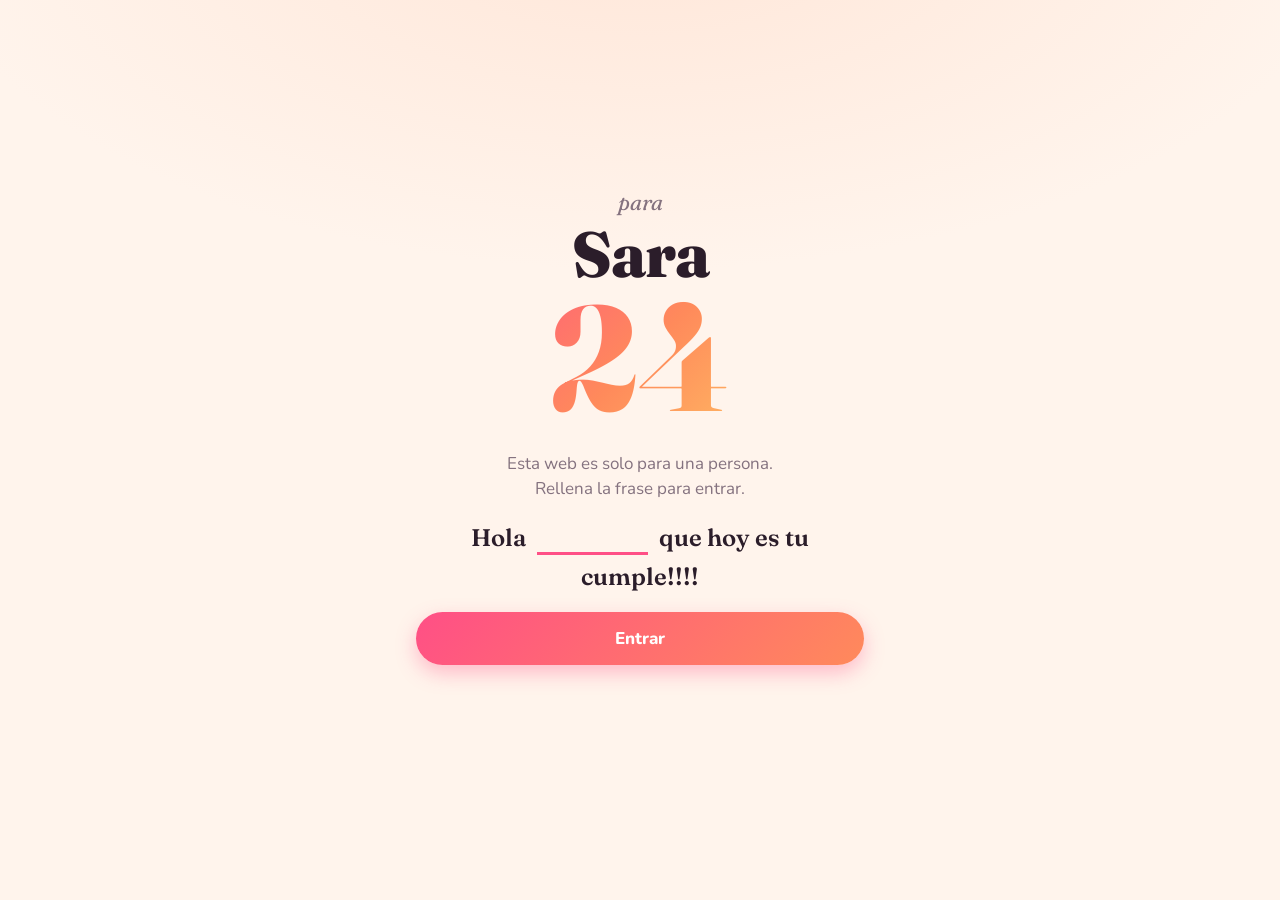
<file: index.html>
<!doctype html>
<html lang="es">
<head>
  <meta charset="utf-8">
  <meta name="viewport" content="width=device-width, initial-scale=1, viewport-fit=cover">
  <title>Sara · 24</title>
  <meta name="robots" content="noindex, nofollow">
  <meta name="theme-color" content="#fff4ec">
  <link rel="icon" type="image/png" href="icono-192.png">
  <link rel="apple-touch-icon" href="icono-180.png">
  <link rel="manifest" href="manifest.json">
  <meta name="apple-mobile-web-app-title" content="Sara 24">
  <meta name="apple-mobile-web-app-capable" content="yes">
  <meta name="mobile-web-app-capable" content="yes">
  <meta name="apple-mobile-web-app-status-bar-style" content="default">
  <link rel="preconnect" href="https://fonts.googleapis.com">
  <link rel="preconnect" href="https://fonts.gstatic.com" crossorigin>
  <link href="https://fonts.googleapis.com/css2?family=Fraunces:ital,opsz,wght@0,9..144,600;0,9..144,800;1,9..144,600&family=Nunito:wght@500;700;800&display=swap" rel="stylesheet">
  <link rel="stylesheet" href="estilos.css?v=3">
</head>
<body>
  <main id="app"></main>
  <canvas id="fx" aria-hidden="true"></canvas>
  <script src="datos.js?v=4"></script>
  <script src="app.js?v=3"></script>
</body>
</html>
</file>
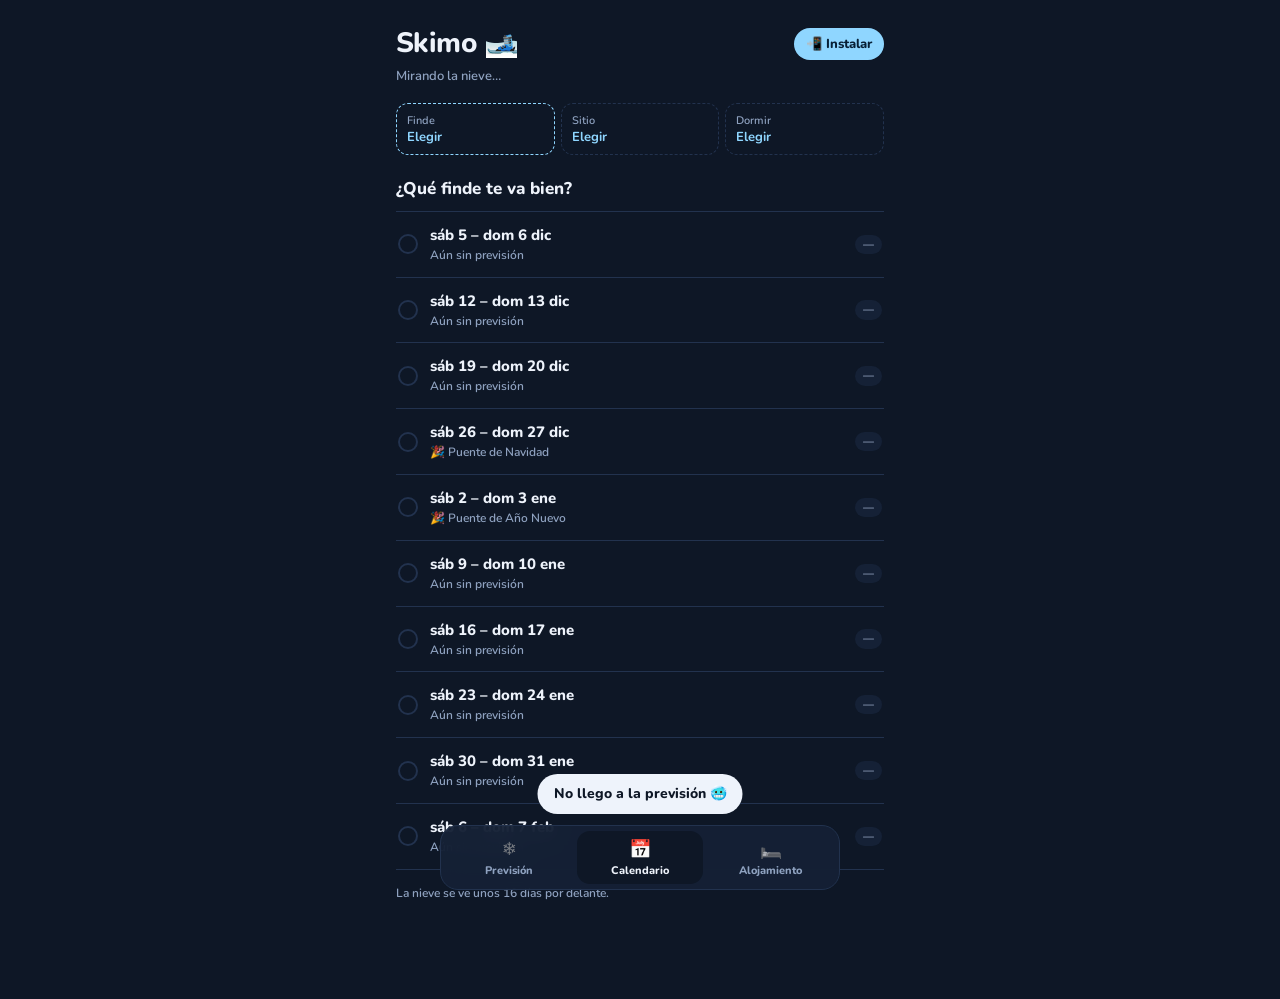
<file: nieve/index.html>
<!doctype html>
<html lang="es">
<head>
  <meta charset="utf-8">
  <meta name="viewport" content="width=device-width, initial-scale=1, viewport-fit=cover">
  <title>Skimo · Cosi</title>
  <meta name="robots" content="noindex, nofollow">
  <meta name="theme-color" content="#0b1a2e">
  <link rel="icon" type="image/png" href="icono-192.png">
  <link rel="apple-touch-icon" href="icono-180.png">
  <link rel="manifest" href="manifest.json">
  <meta name="apple-mobile-web-app-title" content="Skimo">
  <meta name="apple-mobile-web-app-capable" content="yes">
  <meta name="mobile-web-app-capable" content="yes">
  <meta name="apple-mobile-web-app-status-bar-style" content="black-translucent">
  <link rel="preconnect" href="https://api.open-meteo.com" crossorigin>
  <link rel="preconnect" href="https://fonts.googleapis.com">
  <link rel="preconnect" href="https://fonts.gstatic.com" crossorigin>
  <link href="https://fonts.googleapis.com/css2?family=Nunito:wght@500;700;800&display=swap" rel="stylesheet">
  <link rel="stylesheet" href="estilos.css?v=7">
</head>
<body>
  <main id="app"><div class="esqueleto"><i></i><i></i><i></i></div></main>
  <script type="module" src="app.js?v=7"></script>
</body>
</html>
</file>
<file: estilos.css>
:root {
  --bg: #fff4ec;
  --bg2: #ffe6d8;
  --ink: #2b1d2a;
  --muted: #84727f;
  --card: #ffffff;
  --rosa: #ff4f86;
  --coral: #ff8a5b;
  --amarillo: #ffd166;
  --lila: #7b5cff;
  --verde: #22b36b;
  --rojo: #e5484d;
  --borde: #f1dcd0;
  --sombra: 0 10px 30px rgba(120, 50, 60, .12);
  --radio: 18px;
  --display: "Fraunces", Georgia, serif;
  --texto: "Nunito", system-ui, -apple-system, "Segoe UI", sans-serif;
}

* { box-sizing: border-box; -webkit-tap-highlight-color: transparent; }
html, body { margin: 0; }
body {
  min-height: 100dvh;
  background: radial-gradient(1200px 600px at 50% -10%, var(--bg2), var(--bg) 60%) fixed, var(--bg);
  color: var(--ink);
  font-family: var(--texto);
  font-size: 17px;
  line-height: 1.45;
  overflow-x: hidden;
  transition: background .8s;
}
body.noche {
  background: linear-gradient(180deg, #0c1638 0%, #1b2d5e 55%, #3a4f86 100%) fixed, #0c1638;
  color: #eef3ff;
}

#app {
  max-width: 480px;
  margin: 0 auto;
  padding: max(16px, env(safe-area-inset-top)) 16px calc(32px + env(safe-area-inset-bottom));
}
#fx { position: fixed; inset: 0; width: 100%; height: 100%; pointer-events: none; z-index: 50; }

.pantalla { animation: entra .45s ease both; }
.centro { min-height: calc(100dvh - 48px); display: flex; flex-direction: column; justify-content: center; text-align: center; gap: 18px; }
@keyframes entra { from { opacity: 0; transform: translateY(14px); } to { opacity: 1; transform: none; } }

h1, h2 { font-family: var(--display); margin: 0; line-height: 1.1; }
h2 { font-size: 28px; }
p { margin: 0; }
.sub { color: var(--muted); }
.noche .sub { color: #b9c6ea; }
.peq { font-size: 14px; color: var(--muted); }

/* ---------- botones / inputs ---------- */
.btn {
  appearance: none; border: 0; cursor: pointer;
  font: 800 17px var(--texto);
  color: #fff;
  background: linear-gradient(135deg, var(--rosa), var(--coral));
  padding: 15px 22px; border-radius: 999px;
  box-shadow: 0 8px 20px rgba(255, 79, 134, .35);
  transition: transform .12s, opacity .2s;
  min-height: 52px;
}
.btn:active { transform: scale(.97); }
.btn:disabled { opacity: .45; }
.btn.sec { background: var(--card); color: var(--ink); box-shadow: inset 0 0 0 2px var(--borde); }
.btn.ancho { width: 100%; }
.fila { display: flex; gap: 10px; }
.fila > * { flex: 1; }

input[type=text] {
  width: 100%; font: 700 20px var(--texto); text-align: center;
  padding: 14px 16px; border-radius: 14px; border: 2px solid var(--borde);
  background: var(--card); color: var(--ink); outline: none;
}
input[type=text]:focus { border-color: var(--rosa); }

.msg { min-height: 24px; font-weight: 700; color: var(--rosa); }
.sacude { animation: sacude .45s; }
@keyframes sacude { 20%, 60% { transform: translateX(-8px); } 40%, 80% { transform: translateX(8px); } }

/* ---------- portada ---------- */
.portada { position: relative; padding: 10px 0; }
.pre { font-family: var(--display); font-style: italic; font-size: 22px; color: var(--muted); }
.nombre { font-size: 64px; font-weight: 800; letter-spacing: -1px; }
.num24 {
  font-family: var(--display); font-weight: 800; font-size: 150px; line-height: .9;
  background: linear-gradient(135deg, var(--rosa), var(--coral) 50%, var(--amarillo));
  -webkit-background-clip: text; background-clip: text; color: transparent;
  animation: late 2.4s ease-in-out infinite;
}
@keyframes late { 50% { transform: scale(1.05) rotate(-2deg); } }
.form-pass { display: flex; flex-direction: column; gap: 16px; }
.acertijo { font: 600 24px/1.6 var(--display); }
.acertijo input.hueco-txt {
  display: inline-block; width: 4.6em; padding: 0 4px; margin: 0 6px; vertical-align: baseline;
  font: 800 24px var(--display); color: var(--rosa); text-align: center;
  background: transparent; border: 0; border-bottom: 3px solid var(--rosa); border-radius: 0;
}
.acertijo input.hueco-txt:focus { background: rgba(255, 79, 134, .08); }

.intro-txt { display: flex; flex-direction: column; gap: 12px; font-size: 19px; }
.intro-txt p:first-child { font-family: var(--display); font-size: 32px; font-weight: 800; }

/* ---------- cabecera de pruebas ---------- */
.cab { margin-bottom: 16px; }
.cab-top { display: flex; align-items: center; justify-content: space-between; gap: 10px; margin-bottom: 12px; }
.chip { font-size: 13px; font-weight: 800; padding: 6px 12px; border-radius: 999px; background: var(--ink); color: #fff; white-space: nowrap; }
.cab-titulo { font-family: var(--display); font-weight: 800; font-size: 22px; text-align: right; }
.slots { display: flex; gap: 8px; justify-content: center; }
.slot {
  width: 42px; height: 48px; border-radius: 12px; display: grid; place-items: center;
  font: 800 24px var(--display); border: 2px dashed #e2c7b8; color: var(--ink);
}
.slot.llena { border: 0; background: var(--amarillo); box-shadow: 0 4px 0 #e0a92d; }
.instr { margin-bottom: 14px; color: var(--muted); font-size: 15px; }

.tarjeta { background: var(--card); border-radius: var(--radio); box-shadow: var(--sombra); padding: 16px; }

/* ---------- sopa ---------- */
.sopa {
  display: grid; gap: 3px; touch-action: none; user-select: none; -webkit-user-select: none;
  background: var(--card); padding: 8px; border-radius: var(--radio); box-shadow: var(--sombra);
}
.celda {
  aspect-ratio: 1; display: grid; place-items: center; border-radius: 7px;
  font: 800 clamp(13px, 4.2vw, 19px) var(--texto); color: var(--ink);
  transition: background .15s, color .15s;
}
.celda.temp { background: var(--lila); color: #fff; }
.celda.hallada { background: var(--amarillo); }
.celda.hallada.temp { background: var(--lila); }
.palabras { display: flex; flex-wrap: wrap; gap: 8px; margin-top: 14px; justify-content: center; }
.palabras span { padding: 6px 12px; border-radius: 999px; background: var(--card); font-weight: 800; font-size: 14px; box-shadow: inset 0 0 0 2px var(--borde); }
.palabras span.ok { text-decoration: line-through; background: var(--amarillo); box-shadow: none; color: #7a5600; }

/* ---------- viajes ---------- */
.lista { display: flex; flex-direction: column; gap: 10px; }
.viaje {
  display: flex; align-items: center; gap: 12px; padding: 10px;
  background: var(--card); border-radius: 16px; box-shadow: var(--sombra);
  transition: transform .25s, box-shadow .25s;
}
.viaje .pos { font: 800 18px var(--display); width: 22px; text-align: center; color: var(--muted); }
.viaje .media { width: 62px; height: 62px; flex: none; }
.viaje .info { flex: 1; min-width: 0; }
.viaje .info b { display: block; }
.viaje .fecha { font-size: 13px; color: var(--verde); font-weight: 800; }
.viaje .flechas { display: flex; flex-direction: column; gap: 6px; }
.viaje .flechas button {
  width: 40px; height: 34px; border: 0; border-radius: 10px; background: var(--bg2);
  font-size: 16px; cursor: pointer; color: var(--ink);
}
.viaje .flechas button:disabled { opacity: .3; }
.viaje { touch-action: none; user-select: none; -webkit-user-select: none; cursor: grab; position: relative; }
.viaje .media { width: 54px; height: 54px; }
.viaje .asa { font-size: 24px; color: var(--muted); padding: 0 6px; line-height: 1; }
.viaje.arrastrando { transition: none; z-index: 5; cursor: grabbing; box-shadow: 0 18px 40px rgba(120, 50, 60, .3), 0 0 0 3px var(--lila); }
.viaje.bien { box-shadow: 0 0 0 3px var(--verde), var(--sombra); cursor: default; }
.viaje.salta { animation: salta .3s; }
@keyframes salta { 50% { transform: scale(1.03); } }

.media { border-radius: 12px; overflow: hidden; background: linear-gradient(135deg, #ffe0ec, #ffe9c7); display: grid; place-items: center; }
.media img { width: 100%; height: 100%; object-fit: cover; display: block; }
.media .emoji { font-size: 32px; }

/* ---------- test ---------- */
.pregunta { font-family: var(--display); font-size: 24px; font-weight: 800; margin: 6px 0 16px; }
.opciones { display: flex; flex-direction: column; gap: 10px; }
.opcion {
  text-align: left; padding: 15px 16px; border-radius: 14px; border: 0; cursor: pointer;
  font: 700 17px var(--texto); background: var(--card); color: var(--ink); box-shadow: inset 0 0 0 2px var(--borde);
}
.opcion.mal { background: #ffe3e4; box-shadow: inset 0 0 0 2px var(--rojo); color: #9b1c20; }
.opcion.bien { background: #dcf7e8; box-shadow: inset 0 0 0 2px var(--verde); color: #0d6b3c; }
.feedback { min-height: 26px; margin: 14px 0; font-weight: 800; text-align: center; }
.contador { font-size: 13px; font-weight: 800; color: var(--muted); }

/* ---------- memory ---------- */
.memory { display: grid; grid-template-columns: repeat(3, 1fr); gap: 10px; }
.carta { aspect-ratio: 3/4; perspective: 800px; cursor: pointer; border: 0; padding: 0; background: none; }
.carta .in { position: relative; width: 100%; height: 100%; transition: transform .45s; transform-style: preserve-3d; }
.carta.vuelta .in, .carta.par .in { transform: rotateY(180deg); }
.carta .cara {
  position: absolute; inset: 0; border-radius: 14px; backface-visibility: hidden; -webkit-backface-visibility: hidden;
  overflow: hidden; box-shadow: var(--sombra);
}
.carta .dorso {
  background: linear-gradient(135deg, var(--rosa), var(--lila));
  display: grid; place-items: center; color: #fff; font: 800 30px var(--display);
}
.carta .frente { transform: rotateY(180deg); }
.carta .frente.media .emoji { font-size: 42px; }
.carta.par .frente { box-shadow: 0 0 0 3px var(--verde); }

/* ---------- pixel ---------- */
.pixel-cv { width: 100%; aspect-ratio: 1; border-radius: var(--radio); box-shadow: var(--sombra); display: block; background: var(--card); image-rendering: pixelated; }
.pista { margin-top: 10px; font-weight: 700; color: var(--lila); text-align: center; min-height: 22px; }
.form-adivina { display: flex; flex-direction: column; gap: 10px; margin-top: 12px; }

/* ---------- modal ---------- */
.modal { position: fixed; inset: 0; background: rgba(43, 29, 42, .55); display: grid; place-items: center; padding: 16px; z-index: 40; animation: entra .25s both; }
.modal-caja { background: var(--card); color: var(--ink); border-radius: 24px; padding: 26px 20px; text-align: center; max-width: 380px; width: 100%; display: flex; flex-direction: column; gap: 12px; }
.pop { animation: pop .45s cubic-bezier(.2, 1.6, .4, 1) both; }
@keyframes pop { from { transform: scale(.6); opacity: 0; } to { transform: none; opacity: 1; } }
.modal-txt { font-weight: 800; font-size: 19px; }
.letra-grande {
  margin: 4px auto 8px; width: 96px; height: 110px; border-radius: 22px; display: grid; place-items: center;
  font: 800 64px var(--display); background: var(--amarillo); box-shadow: 0 8px 0 #e0a92d;
  animation: gira .8s .15s cubic-bezier(.2, 1.4, .4, 1) both;
}
@keyframes gira { from { transform: rotateY(180deg) scale(.4); } to { transform: none; } }

.toast {
  position: fixed; left: 50%; bottom: calc(24px + env(safe-area-inset-bottom)); transform: translateX(-50%);
  background: var(--ink); color: #fff; padding: 12px 18px; border-radius: 999px; font-weight: 800;
  z-index: 45; max-width: calc(100% - 32px); text-align: center; animation: toast 2.4s both;
}
@keyframes toast { 0% { opacity: 0; transform: translate(-50%, 12px); } 10%, 85% { opacity: 1; transform: translate(-50%, 0); } 100% { opacity: 0; } }

/* ---------- final ---------- */
.final { user-select: none; -webkit-user-select: none; }
.final h2 { font-size: 30px; }
.huecos, .fichas { display: flex; gap: 8px; justify-content: center; flex-wrap: wrap; }
.huecos { margin: 22px 0 14px; }
.hueco, .ficha {
  width: 54px; height: 62px; border-radius: 14px; display: grid; place-items: center;
  font: 800 32px var(--display); cursor: pointer; border: 0; padding: 0;
}
.hueco { background: rgba(255, 255, 255, .12); border: 2px dashed rgba(255, 255, 255, .5); color: #fff; }
.hueco.llena { background: var(--amarillo); border: 0; color: var(--ink); box-shadow: 0 5px 0 #e0a92d; }
.ficha { background: #fff; color: var(--ink); box-shadow: 0 5px 0 #c9d3ee; transition: transform .15s, opacity .2s; }
.ficha.usada { opacity: .15; pointer-events: none; }
.huecos.ok .hueco { background: var(--verde); color: #fff; box-shadow: 0 5px 0 #138a50; }

.rasca { position: relative; margin-top: 18px; border-radius: 22px; overflow: hidden; user-select: none; -webkit-user-select: none; }
.rasca canvas { position: absolute; inset: 0; width: 100%; height: 100%; transition: opacity .8s; cursor: pointer; touch-action: none; }
.vale {
  background: #fffdf8; color: var(--ink); padding: 26px 20px; text-align: center;
  border: 3px dashed #d9c6a5; border-radius: 22px; display: flex; flex-direction: column; gap: 8px;
}
.vale-foto { width: 100%; aspect-ratio: 16 / 9; object-fit: cover; border-radius: 14px; display: block; margin-bottom: 6px; }
.vale .ante { font: italic 600 20px var(--display); color: var(--muted); }
.vale .titulo { font: 800 34px/1.05 var(--display); color: #1b2d5e; }
.vale .subt { font-weight: 800; color: var(--rosa); }
.vale ul { list-style: none; padding: 0; margin: 8px 0; display: flex; flex-direction: column; gap: 6px; text-align: left; }
.vale .validez { font-weight: 800; background: #e8f0ff; color: #1b2d5e; padding: 10px; border-radius: 12px; }
.vale .nieve { font-size: 14px; color: var(--muted); font-style: italic; }

.carta-final {
  margin-top: 22px; background: rgba(255, 255, 255, .1); border: 1px solid rgba(255, 255, 255, .25);
  border-radius: 22px; padding: 22px 20px; display: flex; flex-direction: column; gap: 12px;
  font-size: 18px; animation: entra .8s both;
}
.carta-final .firma { font: italic 600 24px var(--display); text-align: right; }
.oculto { display: none !important; }

@media (prefers-reduced-motion: reduce) {
  *, *::before, *::after { animation-duration: .01ms !important; transition-duration: .01ms !important; }
}

/* enlace a la app de nieve, al final de la carta */
.btn-nieve { display: block; margin-top: 22px; padding: 14px 16px; border-radius: 14px; text-align: center; text-decoration: none;
  font-weight: 800; background: #0b1a2e; color: #eef5ff; user-select: none; }
</file>
<file: nieve/estilos.css>
:root {
  --fondo: #0e1726; --carta: #152136; --borde: #22324e; --txt: #eef3fb; --suave: #8fa2c0; --hielo: #8fd6ff;
  --top: #6fe3a5; --bien: #a6dd7e; --justo: #ffd166; --no: #7d8ca6;
}
* { box-sizing: border-box; margin: 0; }
html { -webkit-text-size-adjust: 100%; }
body { min-height: 100dvh; background: var(--fondo); color: var(--txt); font: 600 15px/1.4 Nunito, system-ui, sans-serif; -webkit-tap-highlight-color: transparent; }
a { color: var(--hielo); }
main { max-width: 520px; margin: 0 auto; padding: calc(env(safe-area-inset-top) + 24px) 16px calc(env(safe-area-inset-bottom) + 96px); }

/* cabecera y vale */
.cab h1 { font-size: 28px; font-weight: 800; letter-spacing: -.02em; }
.vale { color: var(--suave); font-size: 13px; margin-top: 4px; }
.barra { height: 4px; border-radius: 4px; background: var(--borde); margin-top: 8px; overflow: hidden; }
.barra i { display: block; height: 100%; background: var(--hielo); border-radius: inherit; transition: width .6s; }
.barra.listo i { background: var(--top); }

/* plan */
.plan { margin: 18px 0 22px; }
.slots { display: grid; grid-template-columns: repeat(3, 1fr); gap: 6px; }
.slot { all: unset; box-sizing: border-box; cursor: pointer; min-width: 0; padding: 9px 10px; border-radius: 12px; border: 1px dashed var(--borde); transition: transform .12s, border-color .2s; }
.slot:active { transform: scale(.96); }
.slot small { display: block; font-size: 11px; color: var(--suave); }
.slot b { display: -webkit-box; -webkit-line-clamp: 2; -webkit-box-orient: vertical; overflow: hidden; font-size: 13px; line-height: 1.25; color: var(--hielo); }
.slot.aqui { border-color: var(--hielo); }
.slot.ok { border-style: solid; background: var(--carta); }
.slot.ok small { color: var(--top); }
.slot.ok b { color: var(--txt); }
.gasto { font-size: 12px; color: var(--suave); margin-top: 8px; }
.gasto b { color: var(--txt); }
.btn { display: flex; justify-content: center; align-items: center; height: 46px; margin-top: 10px; border-radius: 12px; border: 0; cursor: pointer;
  background: var(--hielo); color: #082036; font: 800 15px Nunito, sans-serif; text-decoration: none; }
.btn.sec { background: var(--carta); color: var(--txt); padding: 0 18px; }
.btn:active { transform: scale(.98); }

/* listas */
.intro { font-size: 17px; font-weight: 800; margin-bottom: 10px; }
.intro span { display: block; font-size: 12px; font-weight: 600; color: var(--suave); }
.lista { list-style: none; padding: 0; border-top: 1px solid var(--borde); }
.lista li { border-bottom: 1px solid var(--borde); }
.fila { all: unset; box-sizing: border-box; cursor: pointer; width: 100%; display: flex; align-items: center; gap: 12px; padding: 13px 2px; }
.fila:active { opacity: .6; }
.check { flex: none; width: 20px; height: 20px; border-radius: 50%; border: 2px solid var(--borde); transition: background .2s, border-color .2s; }
.fila.si .check { border-color: var(--top); background: var(--top) url("data:image/svg+xml,%3Csvg xmlns='http://www.w3.org/2000/svg' viewBox='0 0 20 20'%3E%3Cpath d='M5 10.5l3.2 3L15 7' fill='none' stroke='%230e1726' stroke-width='2.6' stroke-linecap='round' stroke-linejoin='round'/%3E%3C/svg%3E") center/100%; }
.txt { flex: 1; min-width: 0; }
.txt b { display: block; font-weight: 800; }
.txt small { display: block; color: var(--suave); font-size: 12px; margin-top: 1px; }
.der { flex: none; display: flex; flex-direction: column; align-items: flex-end; gap: 3px; }
.der b { font-weight: 800; }
.pill { font-size: 11px; font-weight: 800; padding: 2px 8px; border-radius: 99px; background: var(--carta); }
.pill.top { color: var(--top); } .pill.bien { color: var(--bien); } .pill.justo { color: var(--justo); } .pill.no, .pill.gris { color: var(--no); }
.con-enlace { display: flex; align-items: center; gap: 8px; }
.ver { flex: none; font-size: 13px; font-weight: 800; text-decoration: none; padding: 6px 10px; border-radius: 99px; background: var(--carta); white-space: nowrap; }
.pie { color: var(--suave); font-size: 12px; margin-top: 14px; line-height: 1.6; }
.enl { all: unset; cursor: pointer; color: var(--hielo); text-decoration: underline; }
.vacio { text-align: center; padding: 40px 0; color: var(--suave); }
.vacio .btn { display: inline-flex; }

/* menú inferior */
.menu { position: fixed; left: 50%; bottom: calc(env(safe-area-inset-bottom) + 10px); transform: translateX(-50%); z-index: 4; display: flex; gap: 4px; padding: 5px;
  width: min(400px, calc(100% - 24px)); border-radius: 18px; background: rgba(21, 33, 54, .92); border: 1px solid var(--borde);
  backdrop-filter: blur(12px); -webkit-backdrop-filter: blur(12px); }
.menu button { all: unset; flex: 1; cursor: pointer; display: flex; flex-direction: column; align-items: center; padding: 6px 0; border-radius: 13px; font-size: 11px; font-weight: 800; color: var(--suave); }
.menu button span { font-size: 18px; filter: grayscale(1); opacity: .7; }
.menu button[aria-current="true"] { background: var(--fondo); color: var(--txt); }
.menu button[aria-current="true"] span { filter: none; opacity: 1; }

.vista.entra { animation: entrar .22s ease-out; }
@keyframes entrar { from { opacity: 0; transform: translateY(6px); } }
.toast { position: fixed; left: 50%; bottom: calc(env(safe-area-inset-bottom) + 86px); transform: translateX(-50%); z-index: 5; width: max-content; max-width: calc(100% - 32px);
  text-align: center; background: var(--txt); color: var(--fondo); font-weight: 800; font-size: 14px; padding: 10px 16px; border-radius: 99px; }
.confeti { position: fixed; inset: 0; width: 100%; height: 100%; pointer-events: none; z-index: 9; }

/* cabecera: botón instalar */
.cab-top { display: flex; justify-content: space-between; align-items: center; gap: 10px; }
.instalar { border: 0; cursor: pointer; padding: 7px 12px; border-radius: 99px; background: var(--hielo); color: #082036; font: 800 13px Nunito, sans-serif; }

/* mapa */
.hueco-mapa { margin: 0 -16px; position: relative; }
.mapa { height: min(52vh, 400px); background: #1b2a42; position: relative; z-index: 0; }
.mapa .vacio { padding-top: 120px; }
.leaflet-container { font: inherit; background: #1b2a42; }
.leaflet-control-attribution { font-size: 9px; background: rgba(14, 23, 38, .6) !important; color: var(--suave); }
.leaflet-control-attribution a { color: var(--suave); }
.m { overflow: visible; }
.pin { position: absolute; cursor: pointer; }
.punto { position: absolute; width: 8px; height: 8px; left: -4px; top: -4px; border-radius: 50%; background: #0e1726; border: 2px solid #fff; }
.burbuja { position: absolute; left: var(--dx); top: var(--dy); transform: translate(-50%, calc(-100% - 8px)); white-space: nowrap;
  padding: 3px 7px; border-radius: 9px; font-weight: 800; font-size: 13px; color: #0e1726; background: #fff; box-shadow: 0 3px 10px rgba(0, 0, 0, .35); transition: transform .15s; }
.burbuja small { font-size: 10px; margin-left: 1px; }
.pin.top .burbuja { background: var(--top); } .pin.bien .burbuja { background: var(--hielo); } .pin.justo .burbuja { background: var(--justo); } .pin.no .burbuja { background: #dfe6f2; }
.pin.foco .burbuja { transform: translate(-50%, calc(-100% - 8px)) scale(1.18); box-shadow: 0 0 0 3px #0e1726, 0 0 0 5px #fff; }
.pin.si .burbuja { outline: 2px solid #0e1726; }
.pin em { position: absolute; left: var(--dx); top: calc(var(--dy) + 8px); transform: translateX(-50%); white-space: nowrap; font-style: normal; font-weight: 800; font-size: 12px;
  color: #0e1726; background: rgba(255, 255, 255, .85); padding: 1px 6px; border-radius: 6px; }
.casa { position: absolute; transform: translate(-50%, -50%); font-size: 18px; text-align: center; line-height: 1; }
.casa span { display: block; font-size: 10px; font-weight: 800; color: #0e1726; }

/* ficha del sitio */
.ficha { background: var(--carta); border: 1px solid var(--borde); border-radius: 16px; padding: 14px; margin-top: 12px; }
.ficha.si { border-color: var(--top); }
.f-top { display: flex; justify-content: space-between; gap: 10px; }
.f-top b { display: block; font-size: 18px; font-weight: 800; }
.f-top small { color: var(--suave); font-size: 12px; }
.f-cm { text-align: right; } .f-cm b { font-size: 26px; line-height: 1; }
.f-nota, .f-finde { color: var(--suave); font-size: 13px; margin-top: 8px; }
.btn.hecho { background: var(--top); }

/* hoja de instalar */
.hoja-fondo { position: fixed; inset: 0; z-index: 2000; background: rgba(5, 10, 20, .6); display: flex; align-items: flex-end; justify-content: center; animation: aparecer .2s; }
.hoja { width: min(520px, 100%); background: var(--carta); border-radius: 22px 22px 0 0; padding: 22px 20px calc(env(safe-area-inset-bottom) + 18px); text-align: center; animation: subir .28s ease-out; }
.h-icono { width: 76px; height: 76px; border-radius: 18px; box-shadow: 0 6px 20px rgba(0, 0, 0, .4); }
.hoja h2 { font-size: 21px; font-weight: 800; margin-top: 12px; }
.h-txt { color: var(--suave); font-size: 14px; margin: 6px 0 14px; }
.pasos { list-style: none; padding: 0; text-align: left; }
.pasos li { display: flex; align-items: center; gap: 12px; padding: 10px 0; border-top: 1px solid var(--borde); }
.pasos li > span { flex: none; width: 26px; height: 26px; border-radius: 50%; display: grid; place-items: center; background: var(--hielo); color: #082036; font-weight: 800; font-size: 13px; }
.ico-c { width: 20px; height: 20px; vertical-align: -4px; color: var(--hielo); }
.hoja .mini { color: var(--suave); font-size: 12px; margin-top: 6px; }
@keyframes aparecer { from { opacity: 0; } }
@keyframes subir { from { transform: translateY(40px); opacity: 0; } }

/* interacción del mapa */
.ver-todos { position: absolute; top: 10px; right: 12px; z-index: 2; border: 0; cursor: pointer; padding: 7px 11px; border-radius: 99px;
  background: rgba(14, 23, 38, .85); color: var(--txt); font: 800 12px Nunito, sans-serif; border: 1px solid var(--borde); }
.pin:active .burbuja { transform: translate(-50%, calc(-100% - 8px)) scale(.92); }
.leaflet-bar { border: 1px solid var(--borde) !important; box-shadow: none !important; }
.leaflet-bar a { background: rgba(14, 23, 38, .9) !important; color: var(--txt) !important; border-color: var(--borde) !important; }
.mapa .leaflet-tile-pane { filter: saturate(.55) brightness(1.02); }
.mapa, .leaflet-container { background: #e9edf2; }

/* ficha compacta: 2 líneas como máximo */
.ficha { display: flex; align-items: center; gap: 12px; padding: 12px 14px; }
.f-txt { flex: 1; min-width: 0; }
.f-txt b, .f-txt small { display: block; white-space: nowrap; overflow: hidden; text-overflow: ellipsis; }
.f-txt b { font-size: 16px; font-weight: 800; }
.f-txt small { color: var(--suave); font-size: 12px; margin-top: 2px; }
.f-txt .pill { padding: 1px 7px; }
.f-btn { flex: none; border: 0; cursor: pointer; padding: 9px 16px; border-radius: 99px; background: var(--hielo); color: #082036; font: 800 14px Nunito, sans-serif; }
.f-btn.hecho { background: var(--top); }
.f-btn:active { transform: scale(.96); }

/* rutas de skimo: tarjetas */
.seccion { display: flex; align-items: baseline; gap: 8px; font-size: 17px; font-weight: 800; margin: 22px 0 10px; }
.seccion span { font-size: 12px; font-weight: 700; color: var(--suave); }
.rutas { display: grid; gap: 8px; }
.ruta { display: flex; align-items: center; gap: 12px; padding: 12px; border-radius: 14px; background: var(--carta); border: 1px solid var(--borde); color: inherit; text-decoration: none; transition: transform .12s; }
.ruta:active { transform: scale(.98); }
.r-ico { flex: none; width: 40px; height: 40px; border-radius: 12px; display: grid; place-items: center; font-size: 20px; background: rgba(143, 214, 255, .12); }
.r-txt { flex: 1; min-width: 0; }
.r-txt b { display: block; font-weight: 800; white-space: nowrap; overflow: hidden; text-overflow: ellipsis; }
.chips { display: flex; flex-wrap: wrap; gap: 4px; margin-top: 5px; max-height: 44px; overflow: hidden; }
.chips i { font-style: normal; font-size: 11px; font-weight: 800; padding: 2px 7px; border-radius: 99px; background: var(--fondo); color: var(--suave); }
.chips i:first-child { color: var(--hielo); }
.ruta.mas { background: none; border-style: dashed; padding: 8px 12px; }
.ruta.mas .r-ico { width: 30px; height: 30px; font-size: 15px; background: none; }
.ruta.mas b { color: var(--hielo); font-size: 14px; }
.r-vacio { color: var(--suave); font-size: 13px; }
</file>
